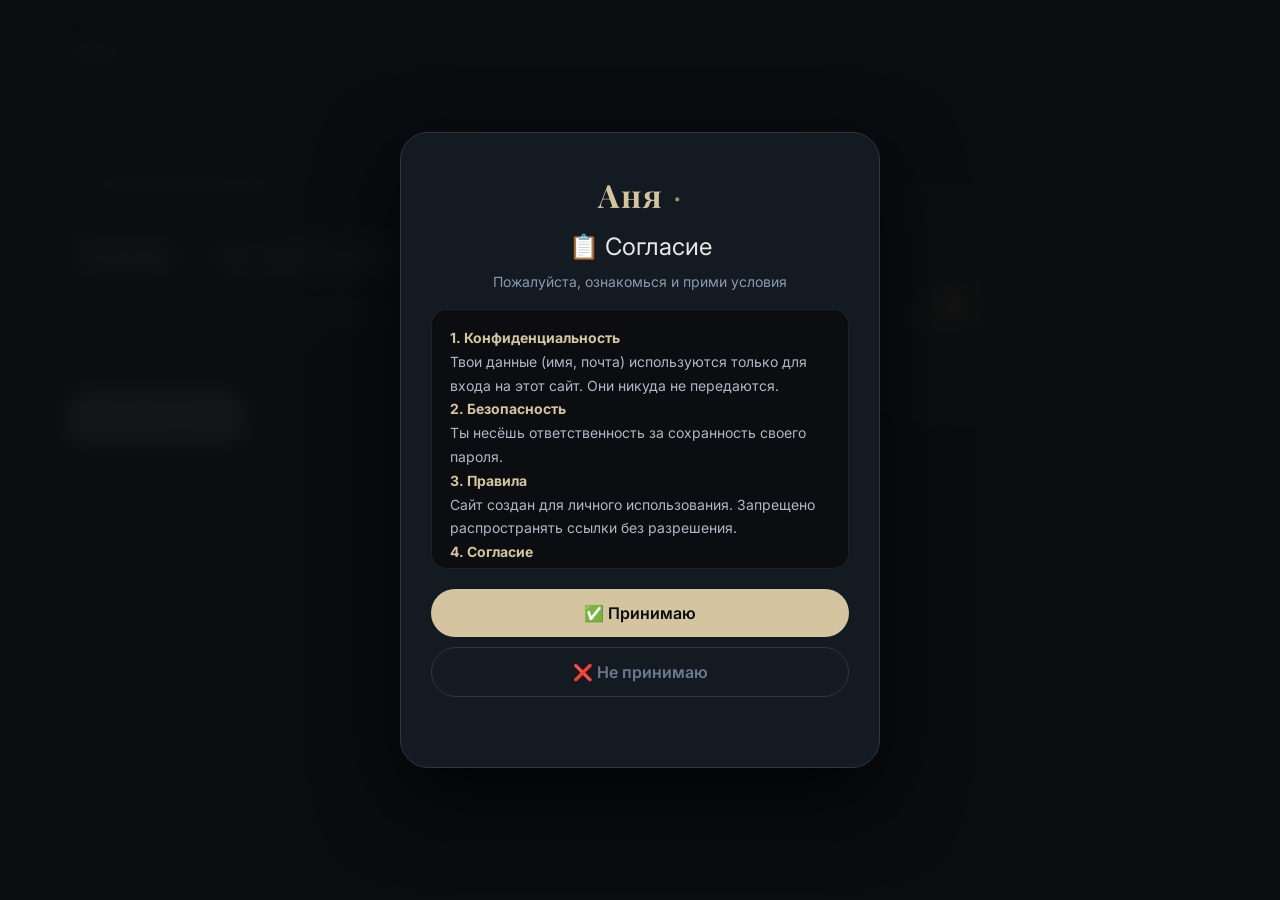
<file: index.html>
﻿<!DOCTYPE html>
<html lang="ru">
<head>
    <meta charset="UTF-8" />
    <meta name="viewport" content="width=device-width, initial-scale=1.0" />
    <title>Аня · Главная</title>
	<link rel="icon" type="image/png" href="images/favicon.png">
    <meta name="description" content="Персональный сайт Ани. Цитаты, вдохновение и мемы.">
    <link rel="preconnect" href="https://fonts.googleapis.com" />
    <link href="https://fonts.googleapis.com/css2?family=Inter:opsz@14..32&family=Playfair+Display:wght@400;700&display=swap" rel="stylesheet" />
    <link rel="stylesheet" href="css/style.css" />
    <style>
        #consentOverlay {
            position: fixed;
            top: 0;
            left: 0;
            width: 100%;
            height: 100%;
            background: rgba(11, 13, 16, 0.95);
            z-index: 9999;
            display: flex;
            justify-content: center;
            align-items: center;
            backdrop-filter: blur(12px);
            transition: opacity 0.6s ease;
        }
        #consentOverlay.hidden {
            opacity: 0;
            pointer-events: none;
        }
        #consentBox {
            max-width: 480px;
            width: 90%;
            padding: 36px 30px;
            background: #141a22;
            border-radius: 28px;
            border: 1px solid #2e3643;
            text-align: center;
            box-shadow: 0 30px 80px rgba(0,0,0,0.8);
        }
        #consentBox .logo {
            font-family: 'Playfair Display', serif;
            font-size: 32px;
            color: #d4c5a0;
        }
        #consentBox .logo span { color: #a8926a; }
        #consentBox h2 {
            font-weight: 400;
            color: #e8e6e3;
            margin: 8px 0 4px;
            font-size: 24px;
        }
        #consentBox .sub {
            color: #8a9aae;
            font-size: 14px;
            margin-bottom: 16px;
        }
        .terms-text {
            background: #0b0d10;
            padding: 16px 18px;
            border-radius: 16px;
            text-align: left;
            font-size: 14px;
            color: #b0b8c4;
            line-height: 1.7;
            max-height: 260px;
            overflow-y: auto;
            border: 1px solid #1e232b;
            margin-bottom: 20px;
        }
        .terms-text::-webkit-scrollbar {
            width: 4px;
        }
        .terms-text::-webkit-scrollbar-thumb {
            background: #2e3643;
            border-radius: 4px;
        }
        .terms-text strong {
            color: #d4c5a0;
        }
        .btn-group-consent {
            display: flex;
            flex-direction: column;
            gap: 10px;
        }
        .btn-consent {
            padding: 14px;
            border-radius: 60px;
            font-weight: 600;
            font-size: 16px;
            border: none;
            cursor: pointer;
            transition: 0.3s;
            font-family: 'Inter', sans-serif;
        }
        .btn-consent.accept {
            background: #d4c5a0;
            color: #0b0d10;
        }
        .btn-consent.accept:hover {
            background: #c2b28a;
            transform: scale(1.02);
        }
        .btn-consent.decline {
            background: transparent;
            border: 1px solid #2e3643;
            color: #6a7a90;
        }
        .btn-consent.decline:hover {
            border-color: #e94560;
            color: #e94560;
        }
        .consent-error {
            color: #e94560;
            font-size: 14px;
            margin-top: 10px;
            min-height: 24px;
        }
    </style>
</head>
<body>

    <header>
        <div class="container header-inner">
            <div class="logo">Аня <span>·</span></div>
            <nav>
                <a href="index.html">Главная</a>
                <a href="pages/about.html">Обо мне</a>
                <a href="pages/quotes.html">Цитаты</a>
                <a href="pages/memes.html">Мемы</a>
                <a href="pages/creativity.html">Творчество</a>
                <a href="pages/achievements.html">Достижения</a>
                <a href="pages/music.html">🎵 Музыка</a>
	<a href="pages/fun.html">Для прикола</a>
                <a href="pages/surprise.html">✦ Сюрприз</a>
            </nav>
        </div>
    </header>

    <section class="hero" id="hero">
        <div class="container hero-inner">
            <div class="hero-text">
                <div class="badge">✦ ПЕРСОНАЛЬНЫЙ САЙТ</div>
                <h1>Аня · <span>вдохновение</span></h1>
                <p>Это пространство, созданное для неё. Здесь живут её слова, её стиль и её сила.</p>
                <div class="btn-group">
                    <a href="pages/about.html" class="btn">Узнать больше</a>
                </div>
            </div>
            <div class="hero-3d">
                <div class="cube-wrapper">
                    <div class="cube" id="cube">
                        <div class="cube-face">✨</div>
                        <div class="cube-face">🌸</div>
                        <div class="cube-face">🦋</div>
                        <div class="cube-face">🌙</div>
                        <div class="cube-face">⭐</div>
                        <div class="cube-face">💫</div>
                    </div>
                </div>
            </div>
        </div>
    </section>

    <footer>
        <div class="container">
            <p>Сделано <span class="heart"></span> для <strong>Сосницкой Анны Андреевны</strong></p>
            <p class="footer-year">проект · 2026</p>
        </div>
    </footer>

    <script src="js/main.js"></script>

    <!-- ========================================================= -->
    <!--  ЭКРАН СОГЛАСИЯ                                            -->
    <!-- ========================================================= -->
    <div id="consentOverlay">
        <div id="consentBox">
            <div class="logo">Аня <span>·</span></div>
            <h2>📋 Согласие</h2>
            <p class="sub">Пожалуйста, ознакомься и прими условия</p>

            <div class="terms-text">
                <p><strong>1. Конфиденциальность</strong><br>
                Твои данные (имя, почта) используются только для входа на этот сайт. Они никуда не передаются.</p>
                <p><strong>2. Безопасность</strong><br>
                Ты несёшь ответственность за сохранность своего пароля.</p>
                <p><strong>3. Правила</strong><br>
                Сайт создан для личного использования. Запрещено распространять ссылки без разрешения.</p>
                <p><strong>4. Согласие</strong><br>
                Нажимая «Принимаю», ты подтверждаешь, что прочитал(а) и согласен(на) с этими условиями.</p>
                <p><strong>5. Доверие</strong><br>
                Этот сайт создан с уважением и теплом к человеку, которому он посвящён. Если ты чувствуешь злость или несправедливость по отношению к ней — возможно, тебе стоит задуматься, зачем ты здесь. Нажимая «Принимаю», ты подтверждаешь, что готов(а) относиться с уважением.</p>
            </div>

            <div class="btn-group-consent">
                <button class="btn-consent accept" id="acceptBtn">✅ Принимаю</button>
                <button class="btn-consent decline" id="declineBtn">❌ Не принимаю</button>
            </div>
            <div class="consent-error" id="consentError"></div>
        </div>
    </div>

    <script>
        // =============================================================
        //  СОГЛАСИЕ
        // =============================================================
        const consentOverlay = document.getElementById('consentOverlay');
        const acceptBtn = document.getElementById('acceptBtn');
        const declineBtn = document.getElementById('declineBtn');
        const errorDiv = document.getElementById('consentError');

        function checkConsent() {
            const hasConsent = localStorage.getItem('anya_consent');
            if (hasConsent === 'true') {
                consentOverlay.classList.add('hidden');
                return true;
            }
            return false;
        }

        acceptBtn.addEventListener('click', function() {
            localStorage.setItem('anya_consent', 'true');
            consentOverlay.classList.add('hidden');
            errorDiv.textContent = '';
        });

        declineBtn.addEventListener('click', function() {
            errorDiv.textContent = '❌ Ты не принял(а) условия. Доступ к сайту закрыт.';
            setTimeout(() => {
                errorDiv.textContent = '❌ Если ты считаешь Аню злой или несправедливой — тебе сюда нельзя.';
            }, 3000);
        });

        checkConsent();
    </script>

</body>
</html>
</file>
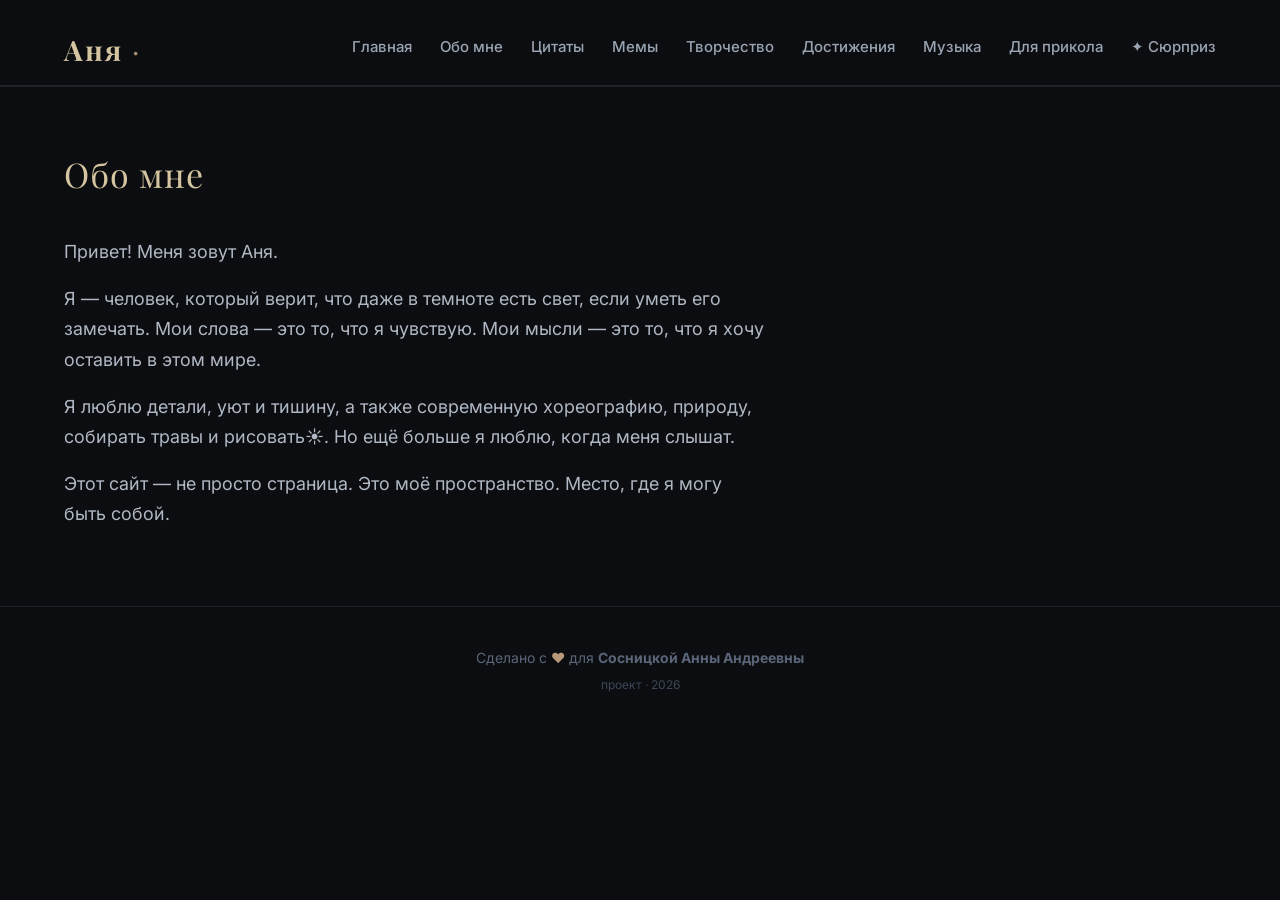
<file: pages/about.html>
﻿<!DOCTYPE html>
<html lang="ru">
<head>
    <meta charset="UTF-8" />
    <meta name="viewport" content="width=device-width, initial-scale=1.0" />
    <title>Аня · Обо мне</title>
    <link rel="preconnect" href="https://fonts.googleapis.com" />
    <link href="https://fonts.googleapis.com/css2?family=Inter:opsz@14..32&family=Playfair+Display:wght@400;700&display=swap" rel="stylesheet" />
    <link rel="stylesheet" href="../css/style.css" />
</head>
<body>

    <header>
        <div class="container header-inner">
            <div class="logo">Аня <span>·</span></div>
            <nav>
                <a href="../index.html">Главная</a>
                <a href="about.html">Обо мне</a>
                <a href="quotes.html">Цитаты</a>
                <a href="memes.html">Мемы</a>
                <a href="creativity.html">Творчество</a>
                <a href="achievements.html">Достижения</a>
                <a href="music.html">Музыка</a>
	<a href="fun.html">Для прикола</a>
                <a href="surprise.html">✦ Сюрприз</a>
            </nav>
        </div>
    </header>

    <section class="section">
        <div class="container">
            <h2 class="section-title">Обо мне</h2>
            <div class="about-content">
                <div class="about-text">
                    <p>Привет! Меня зовут Аня.</p>
                    <p>Я — человек, который верит, что даже в темноте есть свет, если уметь его замечать. Мои слова — это то, что я чувствую. Мои мысли — это то, что я хочу оставить в этом мире.</p>
                    <p>Я люблю детали, уют и тишину, а также современную хореографию, природу, собирать травы и рисовать☀. Но ещё больше я люблю, когда меня слышат.</p>
                    <p>Этот сайт — не просто страница. Это моё пространство. Место, где я могу быть собой.</p>
                </div>
            </div>
        </div>
    </section>

    <footer>
        <div class="container">
            <p>Сделано с <span class="heart">❤</span> для <strong>Сосницкой Анны Андреевны</strong></p>
            <p class="footer-year">проект · 2026</p>
        </div>
    </footer>

    <script src="../js/main.js"></script>
</body>
</html>
</file>
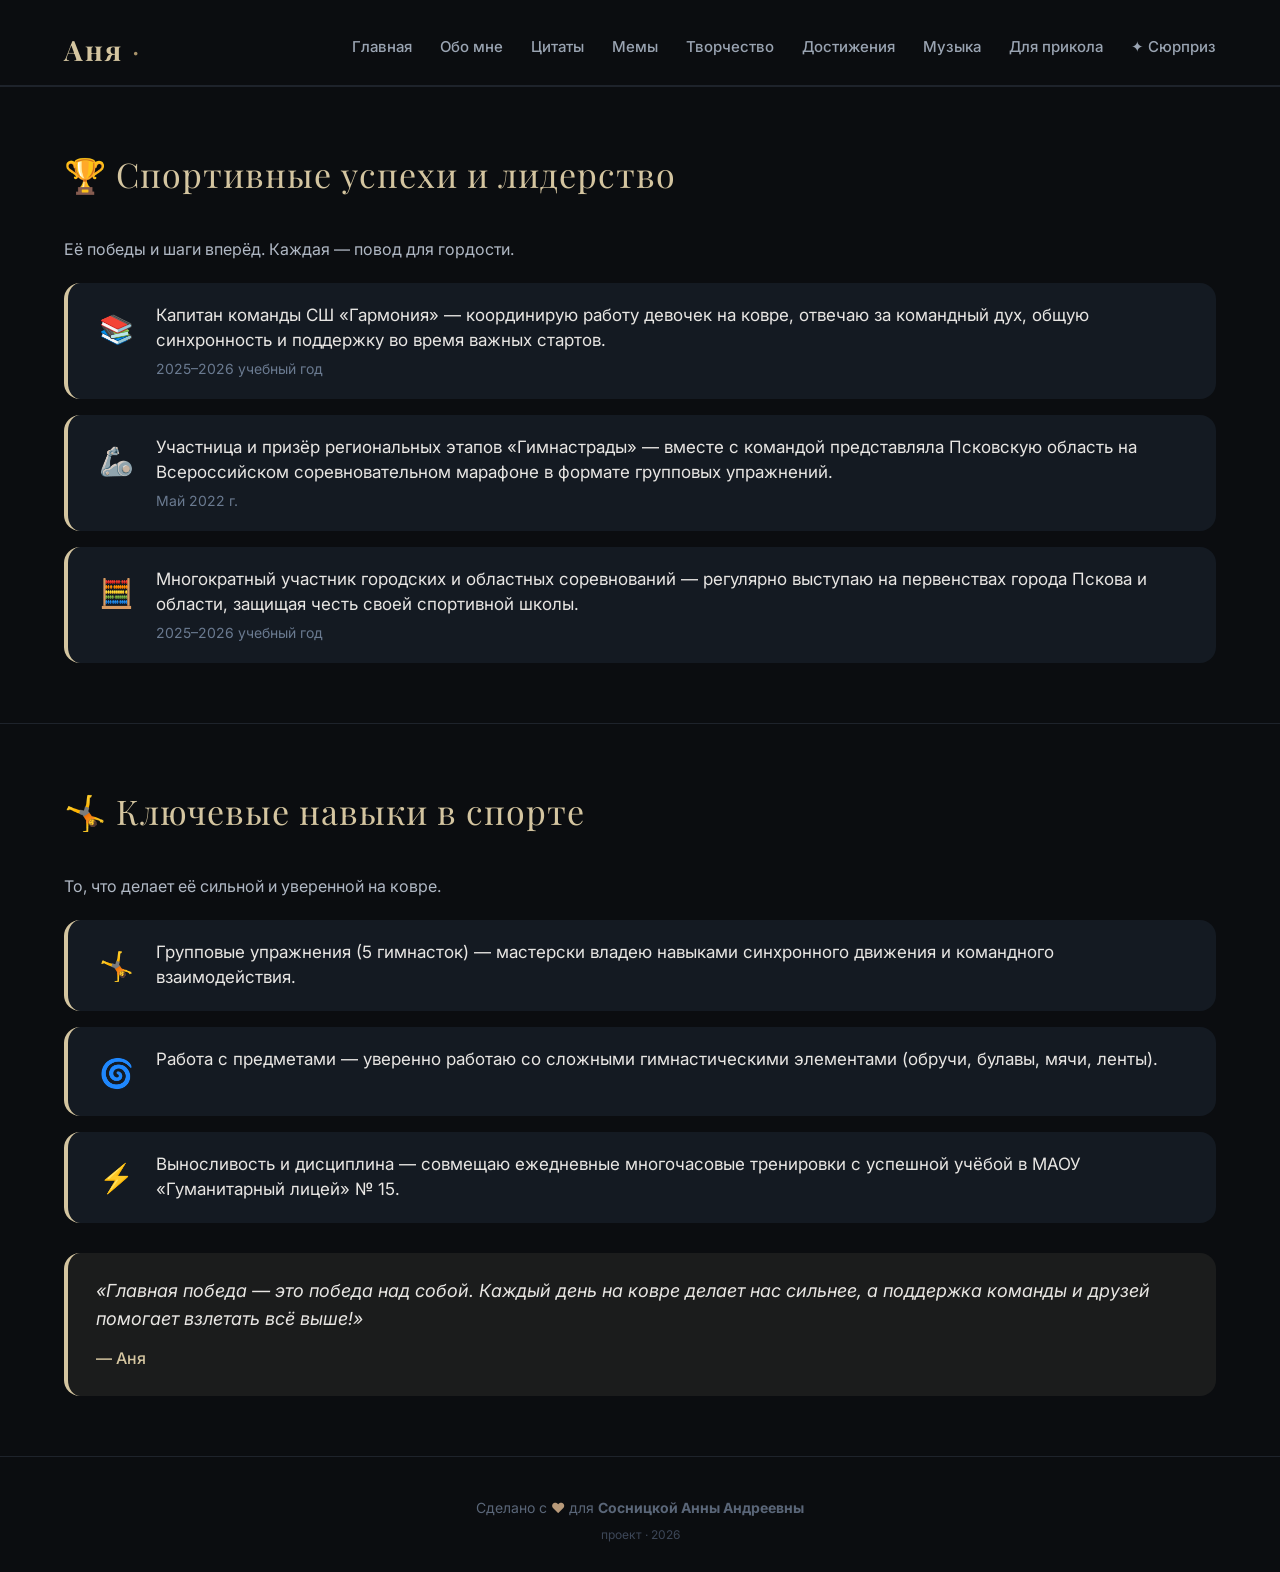
<file: pages/achievements.html>
﻿<!DOCTYPE html>
<html lang="ru">
<head>
    <meta charset="UTF-8" />
    <meta name="viewport" content="width=device-width, initial-scale=1.0" />
    <title>Аня · Достижения</title>
    <link rel="preconnect" href="https://fonts.googleapis.com" />
    <link href="https://fonts.googleapis.com/css2?family=Inter:opsz@14..32&family=Playfair+Display:wght@400;700&display=swap" rel="stylesheet" />
    <link rel="stylesheet" href="../css/style.css" />
    <style>
        .achievements-list {
            display: flex;
            flex-direction: column;
            gap: 16px;
            margin-top: 20px;
        }
        .achievement-item {
            background: #141a22;
            padding: 20px 24px;
            border-radius: 16px;
            border-left: 4px solid #d4c5a0;
            display: flex;
            align-items: flex-start;
            gap: 16px;
            transition: 0.3s;
        }
        .achievement-item:hover {
            background: #1a212b;
            transform: translateX(6px);
        }
        .achievement-icon {
            font-size: 28px;
            width: 48px;
            text-align: center;
            flex-shrink: 0;
            margin-top: 4px;
        }
        .achievement-text {
            color: #e8e6e3;
            font-size: 17px;
            line-height: 1.5;
        }
        .achievement-text small {
            color: #6a7a90;
            font-size: 14px;
            display: block;
            margin-top: 4px;
        }
        .quote-block {
            margin-top: 30px;
            padding: 24px 28px;
            background: rgba(212, 197, 160, 0.08);
            border-radius: 16px;
            border-left: 4px solid #d4c5a0;
            font-style: italic;
            color: #e8e6e3;
            font-size: 18px;
            line-height: 1.6;
        }
        .quote-block .author {
            margin-top: 12px;
            font-style: normal;
            color: #d4c5a0;
            font-size: 16px;
            font-weight: 500;
        }
    </style>
</head>
<body>

    <header>
        <div class="container header-inner">
            <div class="logo">Аня <span>·</span></div>
            <nav>
                <a href="../index.html">Главная</a>
                <a href="about.html">Обо мне</a>
                <a href="quotes.html">Цитаты</a>
                <a href="memes.html">Мемы</a>
                <a href="creativity.html">Творчество</a>
                <a href="achievements.html">Достижения</a>
                <a href="music.html">Музыка</a>
	<a href="fun.html">Для прикола</a>
                <a href="surprise.html">✦ Сюрприз</a>
            </nav>
        </div>
    </header>

    <!-- ===== БЛОК 1: СПОРТИВНЫЕ УСПЕХИ ===== -->
    <section class="section">
        <div class="container">
            <h2 class="section-title">🏆 Спортивные успехи и лидерство</h2>
            <p style="color: #b0b8c4; margin-bottom: 20px;">Её победы и шаги вперёд. Каждая — повод для гордости.</p>

            <div class="achievements-list">
                <!-- 1 -->
                <div class="achievement-item">
                    <div class="achievement-icon">📚</div>
                    <div class="achievement-text">
                        Капитан команды СШ «Гармония» — координирую работу девочек на ковре, отвечаю за командный дух, общую синхронность и поддержку во время важных стартов.
                        <small>2025–2026 учебный год</small>
                    </div>
                </div>
                <!-- 2 -->
                <div class="achievement-item">
                    <div class="achievement-icon">🦾</div>
                    <div class="achievement-text">
                        Участница и призёр региональных этапов «Гимнастрады» — вместе с командой представляла Псковскую область на Всероссийском соревновательном марафоне в формате групповых упражнений.
                        <small>Май 2022 г.</small>
                    </div>
                </div>
                <!-- 3 -->
                <div class="achievement-item">
                    <div class="achievement-icon">🧮</div>
                    <div class="achievement-text">
                        Многократный участник городских и областных соревнований — регулярно выступаю на первенствах города Пскова и области, защищая честь своей спортивной школы.
                        <small>2025–2026 учебный год</small>
                    </div>
                </div>

                </div>
            </div>
        </div>
    </section>

    <!-- ===== БЛОК 2: КЛЮЧЕВЫЕ НАВЫКИ (ТВОЙ ТЕКСТ) ===== -->
    <section class="section">
        <div class="container">
            <h2 class="section-title">🤸 Ключевые навыки в спорте</h2>
            <p style="color: #b0b8c4; margin-bottom: 20px;">То, что делает её сильной и уверенной на ковре.</p>

            <div class="achievements-list">
                <div class="achievement-item">
                    <div class="achievement-icon">🤸</div>
                    <div class="achievement-text">
                        Групповые упражнения (5 гимнасток) — мастерски владею навыками синхронного движения и командного взаимодействия.
                    </div>
                </div>
                <div class="achievement-item">
                    <div class="achievement-icon">🌀</div>
                    <div class="achievement-text">
                        Работа с предметами — уверенно работаю со сложными гимнастическими элементами (обручи, булавы, мячи, ленты).
                    </div>
                </div>
                <div class="achievement-item">
                    <div class="achievement-icon">⚡</div>
                    <div class="achievement-text">
                        Выносливость и дисциплина — совмещаю ежедневные многочасовые тренировки с успешной учёбой в МАОУ «Гуманитарный лицей» № 15.
                    </div>
                </div>
            </div>

            <!-- ===== ЦИТАТА ===== -->
            <div class="quote-block">
                «Главная победа — это победа над собой. Каждый день на ковре делает нас сильнее, а поддержка команды и друзей помогает взлетать всё выше!»
                <div class="author">— Аня</div>
            </div>
        </div>
    </section>

    <footer>
        <div class="container">
            <p>Сделано с <span class="heart">❤</span> для <strong>Сосницкой Анны Андреевны</strong></p>
            <p class="footer-year">проект · 2026</p>
        </div>
    </footer>

    <script src="../js/main.js"></script>
</body>
</html>
</file>
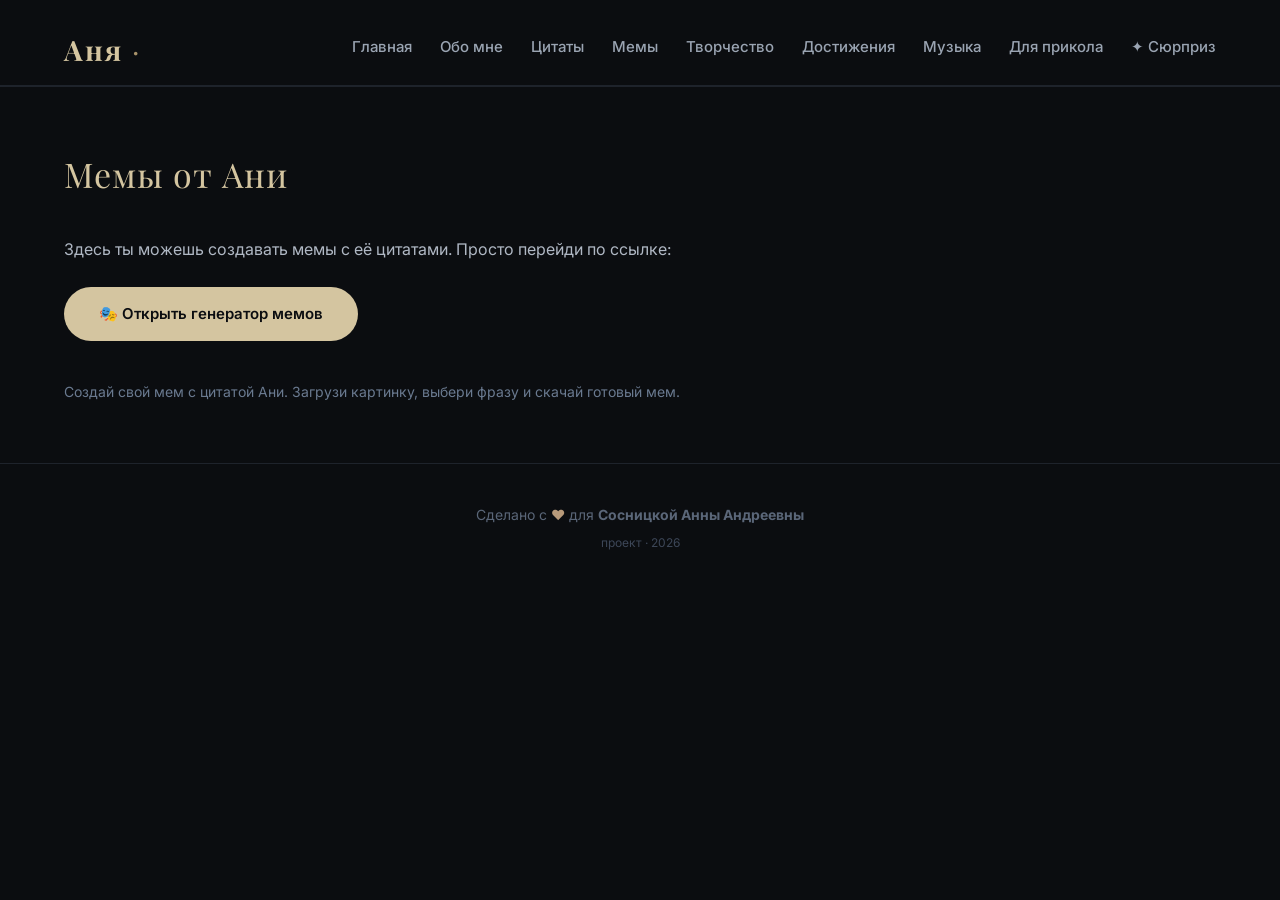
<file: pages/memes.html>
﻿<!DOCTYPE html>
<html lang="ru">
<head>
    <meta charset="UTF-8" />
    <meta name="viewport" content="width=device-width, initial-scale=1.0" />
    <title>Аня · Мемы</title>
    <link rel="preconnect" href="https://fonts.googleapis.com" />
    <link href="https://fonts.googleapis.com/css2?family=Inter:opsz@14..32&family=Playfair+Display:wght@400;700&display=swap" rel="stylesheet" />
    <link rel="stylesheet" href="../css/style.css" />
</head>
<body>

    <header>
        <div class="container header-inner">
            <div class="logo">Аня <span>·</span></div>
            <nav>
                <a href="../index.html">Главная</a>
                <a href="about.html">Обо мне</a>
                <a href="quotes.html">Цитаты</a>
                <a href="memes.html">Мемы</a>
                <a href="creativity.html">Творчество</a>
                <a href="achievements.html">Достижения</a>
                <a href="music.html">Музыка</a>
	<a href="fun.html">Для прикола</a>
                <a href="surprise.html">✦ Сюрприз</a>
            </nav>
        </div>
    </header>

    <section class="section">
        <div class="container">
            <h2 class="section-title">Мемы от Ани</h2>
            <p style="color: #b0b8c4; margin-bottom: 24px;">Здесь ты можешь создавать мемы с её цитатами. Просто перейди по ссылке:</p>
            <div class="btn-group" style="margin-bottom: 40px;">
                <a href="https://klimakorykin-sudo.github.io/-1/" target="_blank" class="btn">🎭 Открыть генератор мемов</a>
            </div>
            <div style="color: #6a7a90; font-size: 14px;">
                <p>Создай свой мем с цитатой Ани. Загрузи картинку, выбери фразу и скачай готовый мем.</p>
            </div>
        </div>
    </section>

    <footer>
        <div class="container">
            <p>Сделано с <span class="heart">❤</span> для <strong>Сосницкой Анны Андреевны</strong></p>
            <p class="footer-year">проект · 2026</p>
        </div>
    </footer>

    <script src="../js/main.js"></script>
</body>
</html>
</file>
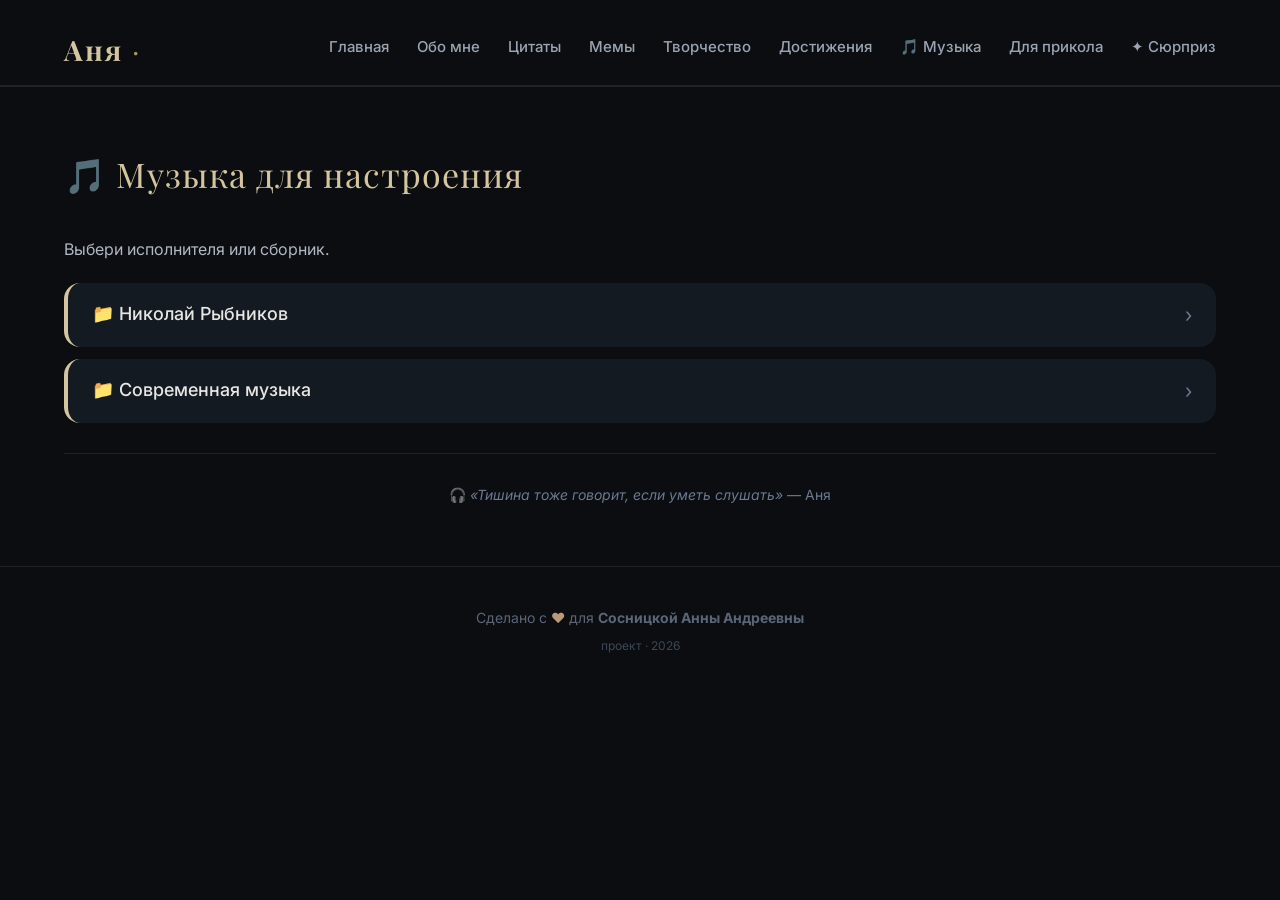
<file: pages/music.html>
﻿<!DOCTYPE html>
<html lang="ru">
<head>
    <meta charset="UTF-8" />
    <meta name="viewport" content="width=device-width, initial-scale=1.0" />
    <title>Аня · Музыка</title>
    <link rel="preconnect" href="https://fonts.googleapis.com" />
    <link href="https://fonts.googleapis.com/css2?family=Inter:opsz@14..32&family=Playfair+Display:wght@400;700&display=swap" rel="stylesheet" />
    <link rel="stylesheet" href="../css/style.css" />
    <style>
        .music-folder-list {
            display: flex;
            flex-direction: column;
            gap: 12px;
            margin-top: 20px;
        }
        .music-folder {
            background: #141a22;
            padding: 16px 24px;
            border-radius: 16px;
            border-left: 4px solid #d4c5a0;
            cursor: pointer;
            transition: 0.3s;
            display: flex;
            justify-content: space-between;
            align-items: center;
            user-select: none;
        }
        .music-folder:hover {
            background: #1a212b;
            transform: translateX(6px);
        }
        .music-folder .folder-name {
            font-size: 18px;
            color: #e8e6e3;
            font-weight: 500;
        }
        .music-folder .folder-arrow {
            color: #6a7a90;
            font-size: 20px;
            transition: 0.3s;
        }
        .music-folder .folder-arrow.open {
            transform: rotate(90deg);
        }

        .song-list {
            display: none;
            flex-direction: column;
            gap: 12px;
            margin: 12px 0 20px 20px;
            padding-left: 20px;
            border-left: 2px solid #2e3643;
        }
        .song-list.open {
            display: flex;
        }

        .song-item {
            background: #0d0f14;
            padding: 12px 18px;
            border-radius: 12px;
            display: flex;
            align-items: center;
            justify-content: space-between;
            gap: 15px;
            transition: 0.3s;
            border: 1px solid transparent;
            flex-wrap: wrap;
        }
        .song-item:hover {
            border-color: #2e3643;
            background: #141a22;
        }
        .song-item .song-title {
            color: #b0b8c4;
            font-size: 16px;
            white-space: nowrap;
            min-width: 140px;
        }

        .song-item audio {
            flex: 1;
            min-width: 150px;
            max-width: 400px;
            height: 40px;
            border-radius: 30px;
            background: #1e232b;
            outline: none;
        }
        .song-item audio::-webkit-media-controls-panel {
            background: #1e232b;
        }
        .song-item audio::-webkit-media-controls-enclosure {
            border-radius: 30px;
            background: #1e232b;
        }
        .song-item audio::-webkit-media-controls-timeline {
            background: #2e3643;
            border-radius: 10px;
            height: 4px;
        }
        .song-item audio::-webkit-media-controls-volume-slider {
            display: none;
        }

        .no-audio {
            color: #6a7a90;
            font-size: 14px;
        }

        .empty-message {
            color: #6a7a90;
            text-align: center;
            padding: 40px 0;
            font-style: italic;
        }
        .back-link {
            display: inline-block;
            margin-top: 24px;
            color: #d4c5a0;
            cursor: pointer;
            transition: 0.3s;
            font-weight: 500;
        }
        .back-link:hover {
            color: #f0ebe0;
            transform: translateX(-4px);
        }
        .quote-tip {
            color: #6a7a90;
            font-size: 14px;
            margin-top: 30px;
            text-align: center;
            border-top: 1px solid #1e232b;
            padding-top: 30px;
        }

        @media (max-width: 600px) {
            .song-item {
                flex-direction: column;
                align-items: stretch;
            }
            .song-item audio {
                max-width: 100%;
            }
            .song-item .song-title {
                white-space: normal;
                text-align: center;
            }
        }
    </style>
</head>
<body>

    <header>
        <div class="container header-inner">
            <div class="logo">Аня <span>·</span></div>
            <nav>
                <a href="../index.html">Главная</a>
                <a href="about.html">Обо мне</a>
                <a href="quotes.html">Цитаты</a>
                <a href="memes.html">Мемы</a>
                <a href="creativity.html">Творчество</a>
                <a href="achievements.html">Достижения</a>
                <a href="music.html">🎵 Музыка</a>
	<a href="fun.html">Для прикола</a>
                <a href="surprise.html">✦ Сюрприз</a>
            </nav>
        </div>
    </header>

    <section class="section">
        <div class="container">
            <h2 class="section-title">🎵 Музыка для настроения</h2>
            <p style="color: #b0b8c4; margin-bottom: 8px;">Выбери исполнителя или сборник.</p>

            <div id="musicApp"></div>

            <div class="quote-tip">
                🎧 <em>«Тишина тоже говорит, если уметь слушать»</em> — Аня
            </div>
        </div>
    </section>

    <footer>
        <div class="container">
            <p>Сделано с <span class="heart">❤</span> для <strong>Сосницкой Анны Андреевны</strong></p>
            <p class="footer-year">проект · 2026</p>
        </div>
    </footer>

    <script src="../js/main.js"></script>
    <script>
        // ============================================================
        //  ВСЕ ПЕСНИ ИЗ ФИЛЬМА «ДЕВУШКА БЕЗ АДРЕСА»
        //  + другие известные песни Николая Рыбникова
        // ============================================================

        const musicData = {
            "Николай Рыбников": [
                { title: "Девушка без адреса", file: "../music/Николай Рыбников/Девушка без адреса.mp3" },
                { title: "Душа", file: "../music/Николай Рыбников/Душа.mp3" },
                { title: "Когда весна придёт", file: "../music/Николай Рыбников/Когда весна придёт.mp3" },
                { title: "Тишина за Рогожской заставою", file: "../music/Николай Рыбников/Тишина за Рогожской заставою.mp3" },
                { title: "Марш высотников", file: "../music/Николай Рыбников/Марш высотников.mp3" },
                { title: "Старый клён", file: "../music/Николай Рыбников/Старый клён.mp3" }
            ],
            "Современная музыка": [
                { title: "La vaguelette", file: "../music/Современная музыка/La vaguelette.mp3" },
                { title: "Poka-pora", file: "../music/Современная музыка/Poka-pora.mp3" },
                { title: "Everybody", file: "../music/Современная музыка/Everybody.mp3" },
                { title: "Корабль в бутылке", file: "../music/Современная музыка/Корабль в бутылке.mp3" },
                { title: "Закрой за мной дверь", file: "../music/Современная музыка/Закрой за мной дверь.mp3" },
                { title: "Agape", file: "../music/Современная музыка/Agape.mp3" }
            ]
        };

        // ============================================================
        //  ПРИЛОЖЕНИЕ (НЕ ТРОГАЙ)
        // ============================================================

        const app = document.getElementById('musicApp');

        function renderFolders() {
            const folderNames = Object.keys(musicData);
            if (folderNames.length === 0) {
                app.innerHTML = '<div class="empty-message">🎵 Здесь пока нет музыки</div>';
                return;
            }

            let html = '<div class="music-folder-list">';
            folderNames.forEach(name => {
                html += `
                    <div class="music-folder" data-folder="${name}">
                        <span class="folder-name">📁 ${name}</span>
                        <span class="folder-arrow">›</span>
                    </div>
                `;
            });
            html += '</div>';
            app.innerHTML = html;

            document.querySelectorAll('.music-folder').forEach(el => {
                el.addEventListener('click', function() {
                    const folderName = this.dataset.folder;
                    renderSongs(folderName);
                });
            });
        }

        function renderSongs(folderName) {
            const songs = musicData[folderName];
            if (!songs || songs.length === 0) {
                app.innerHTML = `<div class="empty-message">🎵 В папке "${folderName}" пока нет песен</div>`;
                return;
            }

            let html = `
                <div class="back-link" id="backToFolders">← Назад к списку</div>
                <h3 style="color:#d4c5a0; margin:16px 0 8px;">📁 ${folderName}</h3>
                <div class="song-list open">
            `;
            songs.forEach(song => {
                html += `
                    <div class="song-item">
                        <span class="song-title">${song.title}</span>
                        ${song.file ? `<audio controls><source src="${song.file}" type="audio/mpeg">Ваш браузер не поддерживает аудио.</audio>` : '<span class="no-audio">🎧 Трек скоро появится</span>'}
                    </div>
                `;
            });
            html += '</div>';
            app.innerHTML = html;

            document.getElementById('backToFolders').addEventListener('click', renderFolders);
        }

        renderFolders();
    </script>
</body>
</html>
</file>
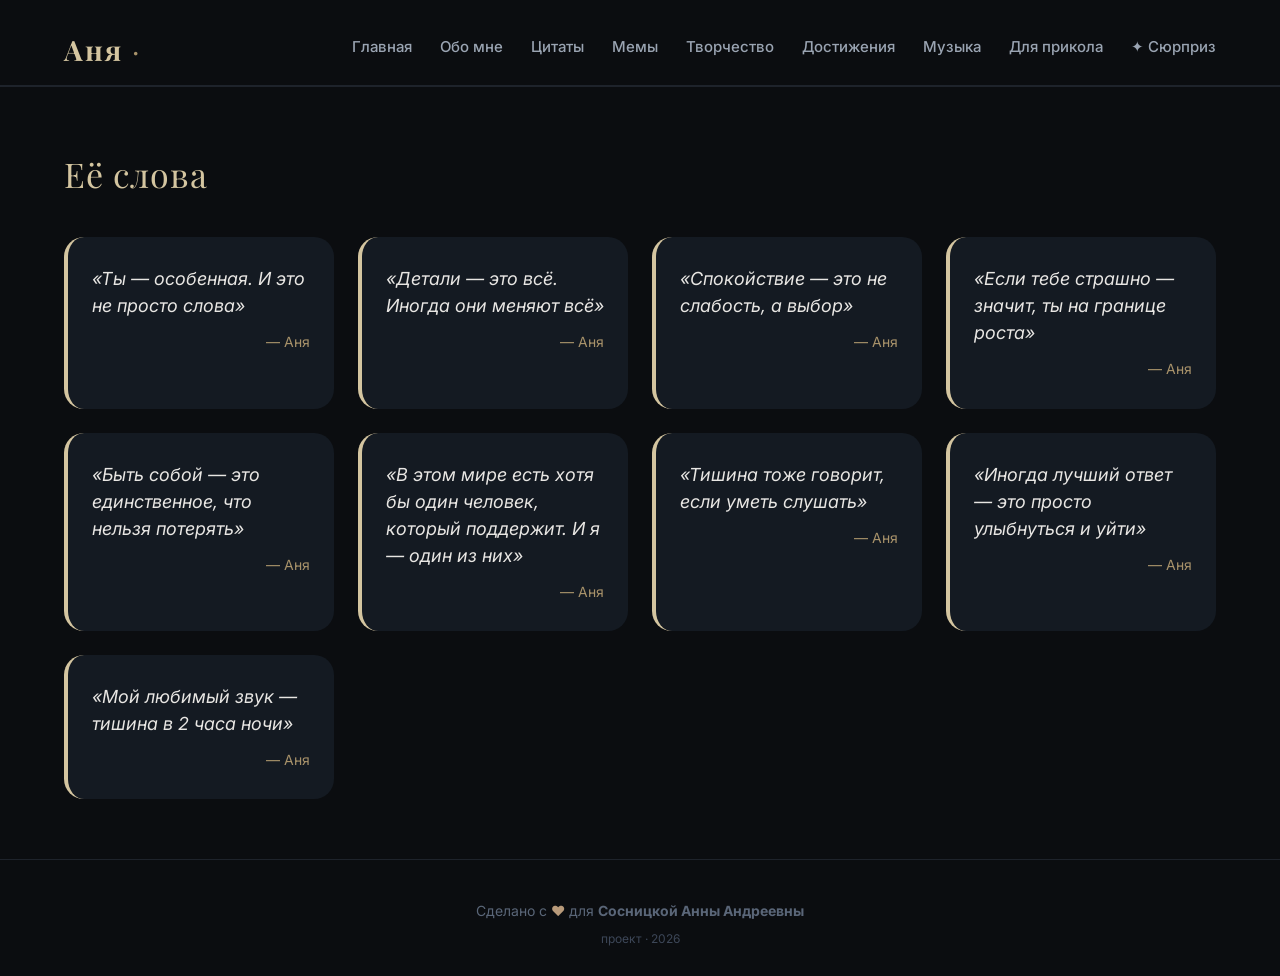
<file: pages/quotes.html>
﻿<!DOCTYPE html>
<html lang="ru">
<head>
    <meta charset="UTF-8" />
    <meta name="viewport" content="width=device-width, initial-scale=1.0" />
    <title>Аня · Цитаты</title>
    <link rel="preconnect" href="https://fonts.googleapis.com" />
    <link href="https://fonts.googleapis.com/css2?family=Inter:opsz@14..32&family=Playfair+Display:wght@400;700&display=swap" rel="stylesheet" />
    <link rel="stylesheet" href="../css/style.css" />
</head>
<body>

    <header>
        <div class="container header-inner">
            <div class="logo">Аня <span>·</span></div>
            <nav>
                <a href="../index.html">Главная</a>
                <a href="about.html">Обо мне</a>
                <a href="quotes.html">Цитаты</a>
                <a href="memes.html">Мемы</a>
                <a href="creativity.html">Творчество</a>
                <a href="achievements.html">Достижения</a>
                <a href="music.html">Музыка</a>
	<a href="fun.html">Для прикола</a>
                <a href="surprise.html">✦ Сюрприз</a>
            </nav>
        </div>
    </header>

    <section class="section">
        <div class="container">
            <h2 class="section-title">Её слова</h2>
            <div class="quotes-grid">
                <div class="quote-card"><div class="text">«Ты — особенная. И это не просто слова»</div><div class="author">— Аня</div></div>
                <div class="quote-card"><div class="text">«Детали — это всё. Иногда они меняют всё»</div><div class="author">— Аня</div></div>
                <div class="quote-card"><div class="text">«Спокойствие — это не слабость, а выбор»</div><div class="author">— Аня</div></div>
                <div class="quote-card"><div class="text">«Если тебе страшно — значит, ты на границе роста»</div><div class="author">— Аня</div></div>
                <div class="quote-card"><div class="text">«Быть собой — это единственное, что нельзя потерять»</div><div class="author">— Аня</div></div>
                <div class="quote-card"><div class="text">«В этом мире есть хотя бы один человек, который поддержит. И я — один из них»</div><div class="author">— Аня</div></div>
                <div class="quote-card"><div class="text">«Тишина тоже говорит, если уметь слушать»</div><div class="author">— Аня</div></div>
                <div class="quote-card"><div class="text">«Иногда лучший ответ — это просто улыбнуться и уйти»</div><div class="author">— Аня</div></div>
                <div class="quote-card"><div class="text">«Мой любимый звук — тишина в 2 часа ночи»</div><div class="author">— Аня</div></div>
            </div>
        </div>
    </section>

    <footer>
        <div class="container">
            <p>Сделано с <span class="heart">❤</span> для <strong>Сосницкой Анны Андреевны</strong></p>
            <p class="footer-year">проект · 2026</p>
        </div>
    </footer>

    <script src="../js/main.js"></script>
</body>
</html>
</file>
<file: css/style.css>
﻿* {
    margin: 0;
    padding: 0;
    box-sizing: border-box;
}
body {
    background: #0b0d10;
    color: #e8e6e3;
    font-family: 'Inter', sans-serif;
    line-height: 1.6;
    scroll-behavior: smooth;
}
a {
    text-decoration: none;
    color: inherit;
}
.container {
    max-width: 1200px;
    margin: 0 auto;
    padding: 0 24px;
}

/* ШАПКА */
header {
    padding: 28px 0 12px;
    border-bottom: 1px solid #1e232b;
}
.header-inner {
    display: flex;
    justify-content: space-between;
    align-items: center;
    flex-wrap: wrap;
}
.logo {
    font-family: 'Playfair Display', serif;
    font-size: 28px;
    font-weight: 700;
    letter-spacing: 2px;
    color: #d4c5a0;
}
.logo span {
    color: #a8926a;
    font-weight: 400;
}
nav {
    display: flex;
    gap: 28px;
    font-size: 15px;
    font-weight: 500;
    flex-wrap: wrap;
}
nav a {
    color: #9aa4b2;
    transition: 0.3s;
    border-bottom: 2px solid transparent;
    padding-bottom: 4px;
}
nav a:hover {
    color: #d4c5a0;
    border-bottom-color: #d4c5a0;
}

/* ГЛАВНАЯ */
.hero {
    padding: 60px 0 40px;
}
.hero-inner {
    display: flex;
    align-items: center;
    justify-content: space-between;
    gap: 40px;
    flex-wrap: wrap;
}
.hero-text {
    flex: 1 1 400px;
}
.hero-text .badge {
    display: inline-block;
    background: #1e232b;
    color: #d4c5a0;
    font-size: 12px;
    letter-spacing: 2px;
    padding: 6px 18px;
    border-radius: 40px;
    margin-bottom: 16px;
    border: 1px solid #2e3643;
}
.hero-text h1 {
    font-family: 'Playfair Display', serif;
    font-size: 58px;
    font-weight: 700;
    line-height: 1.1;
    color: #f0ebe0;
    margin-bottom: 20px;
}
.hero-text h1 span {
    color: #d4c5a0;
}
.hero-text p {
    font-size: 18px;
    color: #b0b8c4;
    max-width: 460px;
    margin-bottom: 32px;
}
.btn-group {
    display: flex;
    flex-wrap: wrap;
    gap: 14px;
}
.btn {
    display: inline-block;
    padding: 14px 34px;
    border-radius: 60px;
    font-weight: 600;
    font-size: 15px;
    transition: 0.3s;
    border: 1px solid transparent;
    background: #d4c5a0;
    color: #0b0d10;
    cursor: pointer;
}
.btn:hover {
    background: #c2b28a;
    transform: translateY(-2px);
    box-shadow: 0 12px 28px rgba(212, 197, 160, 0.15);
}
.btn-outline {
    background: transparent;
    border-color: #2e3643;
    color: #d4c5a0;
}
.btn-outline:hover {
    background: #1e232b;
    border-color: #d4c5a0;
}

/* 3D-КУБ */
.hero-3d {
    flex: 1 1 360px;
    display: flex;
    justify-content: center;
    align-items: center;
}
.cube-wrapper {
    width: 320px;
    height: 320px;
    perspective: 800px;
}
.cube {
    width: 100%;
    height: 100%;
    position: relative;
    transform-style: preserve-3d;
    animation: spin 24s infinite linear;
}
.cube-face {
    position: absolute;
    width: 200px;
    height: 200px;
    top: 50%;
    left: 50%;
    margin: -100px 0 0 -100px;
    border-radius: 24px;
    background: rgba(30, 35, 43, 0.75);
    backdrop-filter: blur(6px);
    border: 1px solid #2e3643;
    display: flex;
    align-items: center;
    justify-content: center;
    font-size: 48px;
    color: #d4c5a0;
    box-shadow: 0 0 60px rgba(212, 197, 160, 0.04);
}
.cube-face:nth-child(1) { transform: rotateY(0deg) translateZ(100px); }
.cube-face:nth-child(2) { transform: rotateY(90deg) translateZ(100px); }
.cube-face:nth-child(3) { transform: rotateY(180deg) translateZ(100px); }
.cube-face:nth-child(4) { transform: rotateY(-90deg) translateZ(100px); }
.cube-face:nth-child(5) { transform: rotateX(90deg) translateZ(100px); }
.cube-face:nth-child(6) { transform: rotateX(-90deg) translateZ(100px); }

@keyframes spin {
    0% { transform: rotateX(-20deg) rotateY(0deg); }
    100% { transform: rotateX(-20deg) rotateY(360deg); }
}

/* ЦИТАТЫ */
.section {
    padding: 60px 0;
    border-top: 1px solid #1e232b;
}
.section-title {
    font-family: 'Playfair Display', serif;
    font-size: 34px;
    font-weight: 400;
    color: #d4c5a0;
    margin-bottom: 36px;
    letter-spacing: 1px;
}
.quotes-grid {
    display: grid;
    grid-template-columns: repeat(auto-fit, minmax(260px, 1fr));
    gap: 24px;
}
.quote-card {
    background: #141a22;
    padding: 28px 24px;
    border-radius: 20px;
    border-left: 4px solid #d4c5a0;
    transition: 0.3s;
}
.quote-card:hover {
    background: #1a212b;
    transform: translateY(-4px);
}
.quote-card .text {
    font-size: 18px;
    font-style: italic;
    color: #e8e6e3;
    line-height: 1.5;
}
.quote-card .author {
    margin-top: 12px;
    font-size: 14px;
    color: #a8926a;
    text-align: right;
}

/* ОБО МНЕ */
.about-content {
    max-width: 700px;
}
.about-text p {
    font-size: 18px;
    color: #b0b8c4;
    margin-bottom: 16px;
    line-height: 1.7;
}

/* КОНТАКТЫ */
.contact-desc {
    color: #b0b8c4;
    margin-bottom: 24px;
}
.contact-links {
    display: flex;
    flex-wrap: wrap;
    gap: 16px;
}
.contact-btn {
    display: inline-block;
    padding: 14px 28px;
    border-radius: 60px;
    background: #141a22;
    border: 1px solid #1e232b;
    font-weight: 500;
    transition: 0.3s;
}
.contact-btn:hover {
    background: #1e232b;
    border-color: #d4c5a0;
    color: #d4c5a0;
    transform: translateY(-2px);
}
.contact-btn.vk:hover { border-color: #4a76a8; color: #4a76a8; }
.contact-btn.tg:hover { border-color: #26a5e4; color: #26a5e4; }
.contact-btn.ds:hover { border-color: #5865f2; color: #5865f2; }

/* ФУТЕР */
footer {
    text-align: center;
    padding: 40px 0 28px;
    border-top: 1px solid #1e232b;
    color: #5a6678;
    font-size: 14px;
}
footer .heart {
    color: #b89a7a;
}
.footer-year {
    margin-top: 6px;
    font-size: 12px;
    color: #3d4758;
}

/* ШЕСТЕРЁНКА ПОДДЕРЖКИ */
.support-gear {
    position: fixed;
    bottom: 25px;
    right: 10px;
    font-size: 32px;
    cursor: pointer;
    background: #1e232b;
    width: 60px;
    height: 60px;
    border-radius: 50%;
    display: flex;
    align-items: center;
    justify-content: center;
    border: 1px solid #2e3643;
    transition: 0.3s;
    z-index: 999;
    user-select: none;
}

.support-popup {
    display: none;
    position: absolute;
    bottom: 70px;
    right: 0;
    background: #141a22;
    border: 1px solid #2e3643;
    border-radius: 16px;
    padding: 12px;
    flex-direction: column;
    gap: 8px;
    min-width: 180px;
    box-shadow: 0 12px 40px rgba(0,0,0,0.6);
}
.support-popup.active {
    display: flex;
}
.support-btn {
    padding: 10px 16px;
    background: #1e232b;
    border-radius: 10px;
    color: #d4c5a0;
    text-decoration: none;
    font-size: 14px;
    transition: 0.3s;
    white-space: nowrap;
}
.support-btn:hover {
    background: #2e3643;
    color: #f0ebe0;
}

/* АДАПТИВ */
@media (max-width: 768px) {
    .hero-text h1 {
        font-size: 38px;
    }
    .hero-inner {
        flex-direction: column;
        text-align: center;
    }
    .hero-text p {
        margin-left: auto;
        margin-right: auto;
    }
    .btn-group {
        justify-content: center;
    }
    .cube-wrapper {
        width: 220px;
        height: 220px;
    }
    .cube-face {
        width: 140px;
        height: 140px;
        margin: -70px 0 0 -70px;
        font-size: 32px;
    }
    .cube-face:nth-child(1) { transform: rotateY(0deg) translateZ(70px); }
    .cube-face:nth-child(2) { transform: rotateY(90deg) translateZ(70px); }
    .cube-face:nth-child(3) { transform: rotateY(180deg) translateZ(70px); }
    .cube-face:nth-child(4) { transform: rotateY(-90deg) translateZ(70px); }
    .cube-face:nth-child(5) { transform: rotateX(90deg) translateZ(70px); }
    .cube-face:nth-child(6) { transform: rotateX(-90deg) translateZ(70px); }
    .section-title {
        font-size: 28px;
    }
    nav {
        gap: 16px;
        font-size: 14px;
        justify-content: center;
    }
    .contact-links {
        justify-content: center;
    }
    .support-gear {
        bottom: 20px;
        right: 20px;
        width: 50px;
        height: 50px;
        font-size: 26px;
    }
    .support-popup {
        bottom: 60px;
        min-width: 150px;
    }
}
</file>
